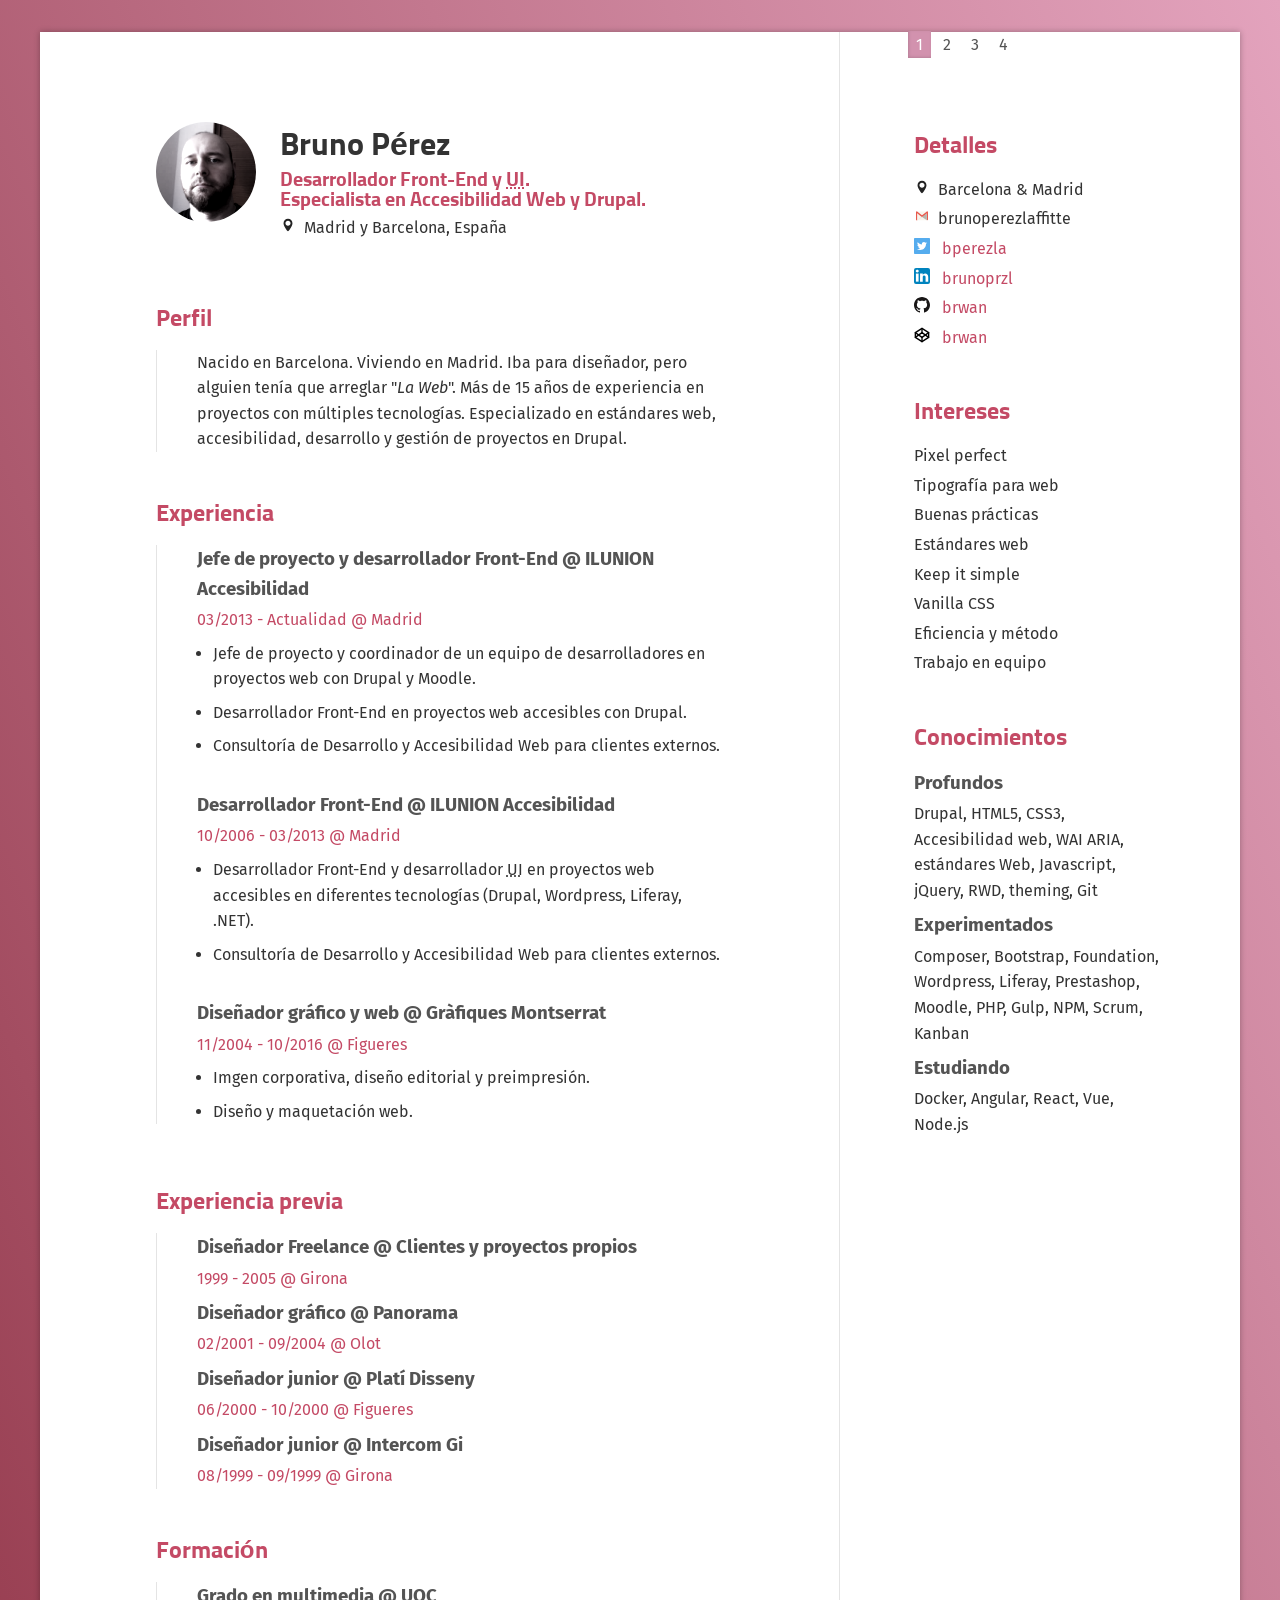
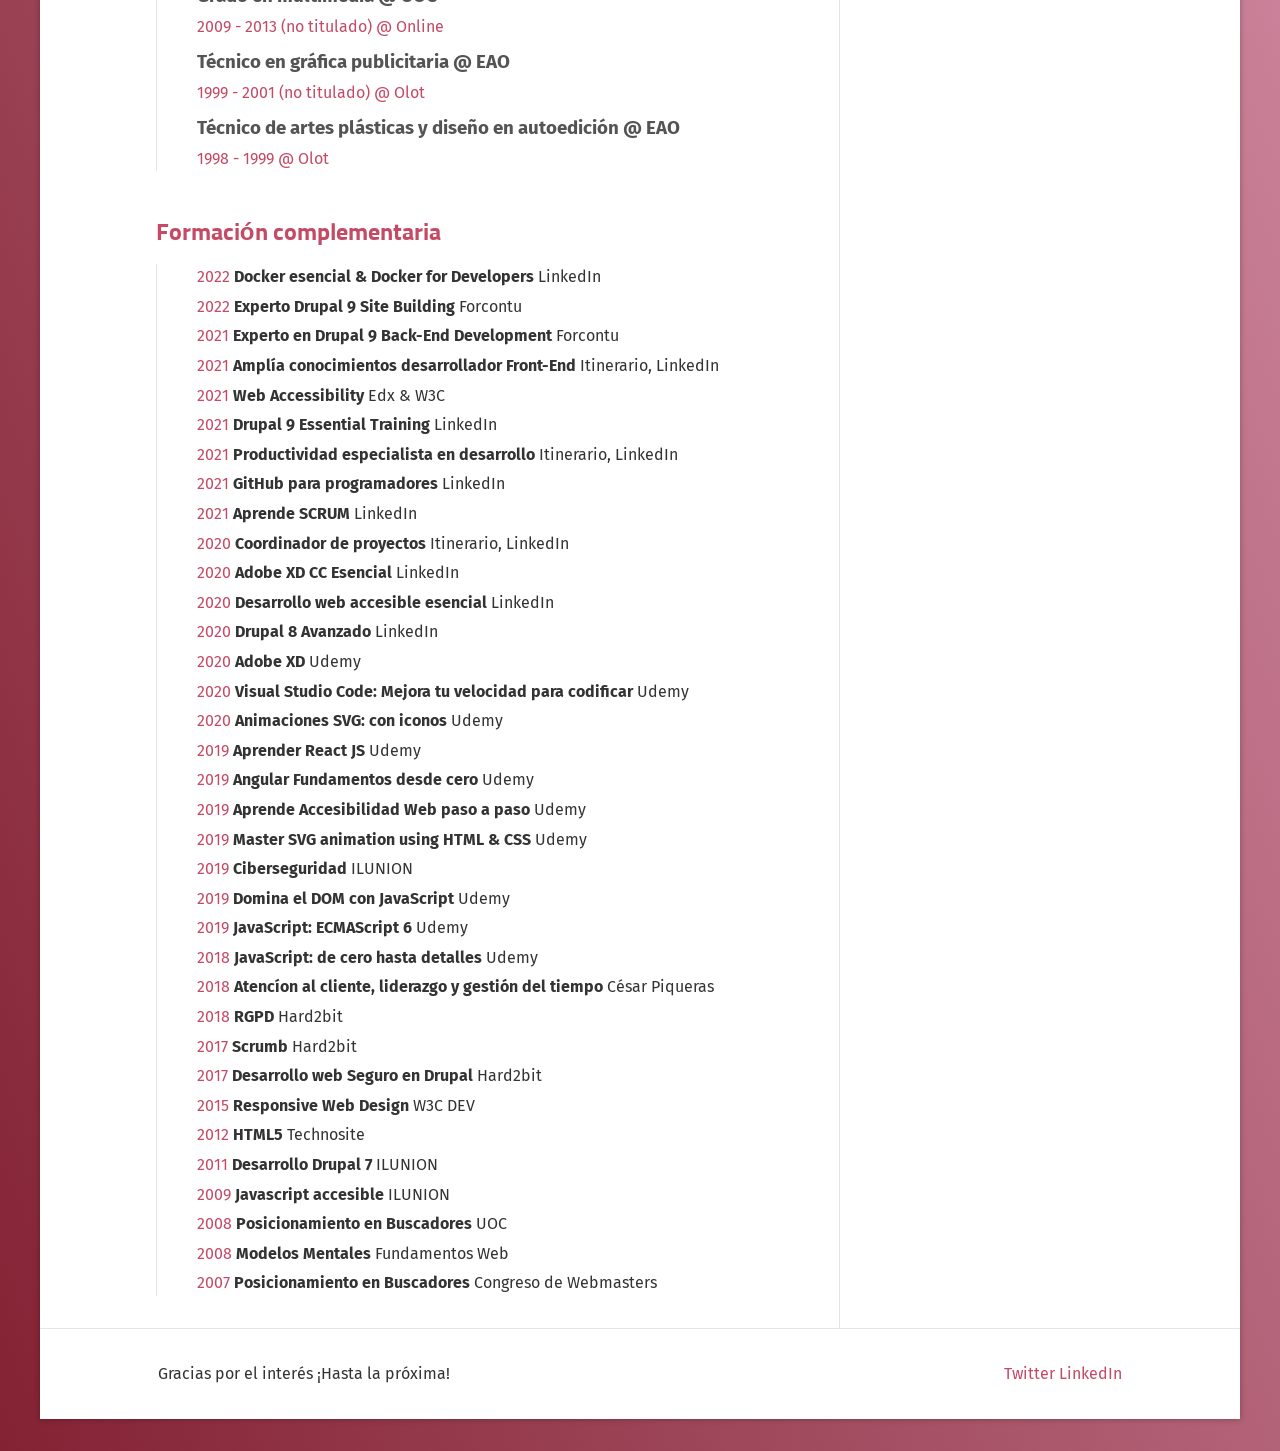
<file: index.html>
<!DOCTYPE html>
<html lang="es">
<head>
<meta http-equiv="content-type" content="text/html; charset=UTF-8"/>
<title>Bruno Pérez. Jefe de proyecto y Desarrollador fontend senior.</title>
<meta name="viewport" content="width=device-width, initial-scale=1">
<meta name="description" content="Currículum Vitae de Bruno Pérez, Jefe de proyecto y Desarrollador fontend senior. Nacido en Barcelona. Viviendo en Madrid. Especializado en Drupal, accesibilidad y buenas prácticas">
<meta name="keywords" content="curriculum,Bruno,Drupal,front-end,developer,designer,resume,Madrid,Barcelona" />
<meta name="author" content="BPL">
<link href="css/brwan01_main.css" rel="stylesheet" media="screen" type="text/css">
<script src="https://code.jquery.com/jquery-1.12.4.min.js"></script>
<script>
function changecss(cssFile, cssLinkIndex) {
    var oldlink = document.getElementsByTagName("link").item(cssLinkIndex);
    $("body").fadeOut( function() {
      // Switch the stylesheet
      var newlink = document.createElement("link");
      newlink.setAttribute("rel", "stylesheet");
      newlink.setAttribute("type", "text/css");
      newlink.setAttribute("href", cssFile);
      document.getElementsByTagName("head").item(0).replaceChild(newlink, oldlink);
      // And then:
      $( this ).fadeIn().focus();
    });
}
</script>
<link rel="shortcut icon" href="/favicon.ico" type="image/x-icon">
<link rel="icon" href="/favicon.ico" type="image/x-icon">
</head>

<body>
  <header>
    <figure><img src="img/bperez_cv.jpg" alt="" /></figure>
    <h1>Bruno Pérez</h1>
    <h2>Desarrollador Front-End y <abbr title="Iterfaz de usuario">UI</abbr>.<br/> Especialista en Accesibilidad Web y Drupal.</h2>
    <p>Madrid y Barcelona, España</p>
  </header>
  <main>
    <section class="profile" aria-labelledby="profile-title">
      <h2 id="profile-title">Perfil</h2>
      <p>Nacido en Barcelona. Viviendo en Madrid. Iba para diseñador, pero alguien tenía que arreglar "<em>La Web</em>". Más de 15 años de experiencia en proyectos con múltiples tecnologías. Especializado en estándares web, accesibilidad, desarrollo y gestión de proyectos en Drupal.</p>
    </section>
    <section class="experience" aria-labelledby="experience-title">
      <h2 id="experiencex-title">Experiencia</h2>
      <ul>
        <li>
          <h3><strong>Jefe de proyecto y desarrollador Front-End</strong> <mark>ILUNION Accesibilidad</mark></h3>
          <p><time datetime="2013-03">03/2013</time> <time datetime="2018">Actualidad</time> <mark>Madrid</mark></p>
          <ul>
            <li>Jefe de proyecto y coordinador de un equipo de desarrolladores en proyectos web con Drupal y Moodle.</li>
            <li>Desarrollador Front-End en proyectos web accesibles con Drupal.</li>
            <li>Consultoría de Desarrollo y Accesibilidad Web para clientes externos.</li>
          </ul>
        </li>
        <li>
          <h3><strong>Desarrollador Front-End</strong> <mark>ILUNION Accesibilidad</mark></h3>
          <p><time datetime="2006-10">10/2006</time> <time datetime="2013-03">03/2013</time> <mark>Madrid</mark></p>
          <ul>
            <li>Desarrollador Front-End y desarrollador <abbr title="Iterfaz de usuario">UI</abbr> en proyectos web accesibles en diferentes tecnologías (Drupal, Wordpress, Liferay, .NET).</li>
            <li>Consultoría de Desarrollo y Accesibilidad Web para clientes externos.</li>
          </ul>
        <li>
          <h3><strong>Diseñador gráfico y web</strong> <mark>Gràfiques Montserrat</mark></h3>
          <p><time datetime="2004-11">11/2004</time> <time datetime="2016-10">10/2016</time>  <mark>Figueres</mark></p>
          <ul>
            <li>Imgen corporativa, diseño editorial y preimpresión.</li>
            <li>Diseño y maquetación web.</li>
          </ul>
        </li>
      </ul>
    </section>
    <section class="experience-extra" aria-labelledby="experiencex-title">
      <h2 id="experiencex-title">Experiencia previa</h2>
      <ul>
        <li>
          <h3><strong>Diseñador Freelance</strong> <mark>Clientes y proyectos propios</mark></h3>
          <p><time datetime="1999">1999</time> <time datetime="2005">2005</time> <mark>Girona</mark></p>
        </li>
        <li>
          <h3><strong>Diseñador gráfico</strong> <mark>Panorama</mark></h3>
          <p><time datetime="2001-02">02/2001</time> <time datetime="2004-09">09/2004</time> <mark>Olot</mark></p>
        </li>
        <li>
          <h3><strong>Diseñador junior</strong> <mark>Platí Disseny</mark></h3>
          <p><time datetime="2000-06">06/2000</time> <time datetime="2000-10">10/2000</time> <mark>Figueres</mark></p>
        </li>
        <li>
          <h3><strong>Diseñador junior</strong> <mark>Intercom Gi</mark></h3>
          <p><time datetime="1999-08">08/1999</time> <time datetime="1999-09">09/1999</time> <mark>Girona</mark></p>
        </li>
      </ul>
    </section>
    <section class="education" aria-labelledby="education-title">
    <h2 id="education-title">Formación</h2>
      <ul>
        <li>
          <h3><strong>Grado en multimedia</strong> <mark>UOC</mark></h3>
          <p><time datetime="2009">2009</time> <time datetime="2013">2013 (no titulado)</time> <mark>Online</mark></p>
        </li>
        <li>
          <h3><strong>Técnico en gráfica publicitaria</strong> <mark>EAO</mark></h3>
          <p><time datetime="1999">1999</time> <time datetime="2001">2001</time> (no titulado) <mark>Olot</mark></p>
        </li>
        <li>
          <h3><strong>Técnico de artes plásticas y diseño en autoedición</strong> <mark>EAO</mark></h3>
          <p><time datetime="1998">1998</time> <time datetime="1999">1999</time>  <mark>Olot</mark></p>
        </li>
      </ul>
    </section>
    <section class="education-extra" aria-labelledby="educationx-title">
      <h2 id="educationx-title">Formación complementaria</h2>
      <ul>
        <li><time datetime="2022">2022</time> <strong>Docker esencial & Docker for Developers</strong> LinkedIn</li>
        <li><time datetime="2022">2022</time> <strong>Experto Drupal 9 Site Building</strong> Forcontu</li>
        <li><time datetime="2021">2021</time> <strong>Experto en Drupal 9 Back-End Development</strong> Forcontu</li>
        <li><time datetime="2021">2021</time> <strong>Amplía conocimientos desarrollador Front-End</strong> Itinerario, LinkedIn</li>
        <li><time datetime="2021">2021</time> <strong>Web Accessibility</strong> Edx & W3C</li>
        <li><time datetime="2021">2021</time> <strong>Drupal 9 Essential Training</strong> LinkedIn</li>
        <li><time datetime="2021">2021</time> <strong>Productividad especialista en desarrollo</strong> Itinerario, LinkedIn</li>
        <li><time datetime="2021">2021</time> <strong>GitHub para programadores</strong> LinkedIn</li>
        <li><time datetime="2021">2021</time> <strong>Aprende SCRUM</strong> LinkedIn</li>
        <li><time datetime="2020">2020</time> <strong>Coordinador de proyectos</strong> Itinerario, LinkedIn</li>
        <li><time datetime="2020">2020</time> <strong>Adobe XD CC Esencial</strong> LinkedIn</li>
        <li><time datetime="2020">2020</time> <strong>Desarrollo web accesible esencial</strong> LinkedIn</li>
        <li><time datetime="2020">2020</time> <strong>Drupal 8 Avanzado</strong> LinkedIn</li>
        <li><time datetime="2020">2020</time> <strong>Adobe XD</strong> Udemy</li>
        <li><time datetime="2020">2020</time> <strong>Visual Studio Code: Mejora tu velocidad para codificar</strong> Udemy</li>
        <li><time datetime="2020">2020</time> <strong>Animaciones SVG: con iconos</strong> Udemy</li>
        <li><time datetime="2019">2019</time> <strong>Aprender React JS</strong> Udemy</li>
        <li><time datetime="2019">2019</time> <strong>Angular Fundamentos desde cero</strong> Udemy</li>
        <li><time datetime="2019">2019</time> <strong>Aprende Accesibilidad Web paso a paso</strong> Udemy</li>
        <li><time datetime="2019">2019</time> <strong>Master SVG animation using HTML & CSS</strong> Udemy</li>
        <li><time datetime="2019">2019</time> <strong>Ciberseguridad</strong> ILUNION</li>
        <li><time datetime="2019">2019</time> <strong>Domina el DOM con JavaScript</strong> Udemy</li>
        <li><time datetime="2019">2019</time> <strong>JavaScript: ECMAScript 6</strong> Udemy</li>
        <li><time datetime="2019">2018</time> <strong>JavaScript: de cero hasta detalles</strong> Udemy</li>
        <li><time datetime="2018">2018</time> <strong>Atencíon al cliente, liderazgo y gestión del tiempo</strong> César Piqueras</li>
        <li><time datetime="2018">2018</time> <strong>RGPD</strong> Hard2bit</li>
        <li><time datetime="2017">2017</time> <strong>Scrumb</strong> Hard2bit</li>
        <li><time datetime="2017">2017</time> <strong>Desarrollo web Seguro en Drupal</strong> Hard2bit</li>
        <li><time datetime="2015">2015</time> <strong>Responsive Web Design</strong> W3C DEV</li>
        <li><time datetime="2012">2012</time> <strong>HTML5</strong> Technosite</li>
        <li><time datetime="2011">2011</time> <strong>Desarrollo Drupal 7</strong> ILUNION</li>
        <li><time datetime="2009">2009</time> <strong>Javascript accesible</strong> ILUNION</li>
        <li><time datetime="2008">2008</time> <strong>Posicionamiento en Buscadores</strong> UOC</li>
        <li><time datetime="2008">2008</time> <strong>Modelos Mentales</strong> Fundamentos Web</li>
        <li><time datetime="2007">2007</time> <strong>Posicionamiento en Buscadores</strong> Congreso de Webmasters</li>
      </ul>
    </section>
  </main>
  <aside>
    <section class="details" aria-labelledby="details-title">
      <h2 id="details-title">Detalles</h2>
      <ul>
        <li class="lc"><span>Barcelona & Madrid</span></li>
        <li class="gm"><span>brunoperezlaffitte</span></li>
        <li class="in"><a href="https://www.linkedin.com/in/bperezla/"><span>En LinkedIn:</span> bperezla</a></li>
        <li class="tw"><a href="https://twitter.com/brunoprzl"><span>En Twitter:</span> brunoprzl</a></li>
        <li class="gh"><a href="https://github.com/brwan"><span>En GitHub:</span> brwan</a></li>
        <li class="cp"><a href="https://codepen.io/brwan/"><span>En CodePen:</span> brwan</a></li>
      </ul>
    </section>
    <section class="interests" aria-labelledby="interests-title">
      <h2 id="interests-title">Intereses</h2>
      <ul>
        <li>Pixel perfect</li>
        <li>Tipografía para web</li>
        <li>Buenas prácticas</li>
        <li>Estándares web</li>
        <li>Keep it simple</li>
        <li>Vanilla CSS</li>
        <li>Eficiencia y método</li>
        <li>Trabajo en equipo</li>
      </ul>
    </section>
    <section class="skills" aria-labelledby="skills-title">
      <h2 id="skills-title">Conocimientos</h2>
      <ul>
        <li>
          <h3>Profundos</h3>
          <p>Drupal, HTML5, CSS3, Accesibilidad web, WAI ARIA, estándares Web, Javascript, jQuery, RWD, theming, Git</p>
        </li>
        <li>
          <h3>Experimentados</h3>
          <p>Composer, Bootstrap, Foundation, Wordpress, Liferay, Prestashop, Moodle, PHP, Gulp, NPM, Scrum, Kanban</p>
        </li>
        <li>
          <h3>Estudiando</h3>
          <p>Docker, Angular, React, Vue, Node.js</p>
        </li>
      </ul>
    </section>
  </aside>
  <footer>
    <p>Gracias por el interés ¡Hasta la próxima!</p>
    <ul>
      <li><a href="https://twitter.com/brunoprzl">Twitter</a></li>
      <li><a href="https://www.linkedin.com/in/bperezla/">LinkedIn</a></li>
    </ul>
    <nav class="styles">
      <h2>Cambiar presentración</h2>
      <ul>
        <li class="main"><a href="#" onclick="changecss('css/brwan01_main.css', 0)" title="inicial">1</a></li>
        <li class="dark"><a href="#" onclick="changecss('css/brwan02_dark.css', 0)" title="inversa">2</a></li>
        <li class="boxs"><a href="#" onclick="changecss('css/brwan03_boxs.css', 0)" title="cajas">3</a></li>
        <li class="alte"><a href="#" onclick="changecss('css/brwan04_alte.css', 0)" title="bloques">4</a></li>
      </ul>
    </nav>
  </footer>
</html>
</file>
<file: css/brwan01_main.css>
@import url('https://fonts.googleapis.com/css?family=Fira+Sans:400,700|Sunflower:300,700');
html{background:linear-gradient(to bottom left, #E3A3BD, #832233);}
body{position:relative;margin:.5rem;padding:0;
  color:#333;background-color:#fff;
  box-shadow:0 0 6px rgba(0,0,0,.3);
  font-size:1em;line-height:1.6;font-family: 'Fira Sans', Arial, Helvetica, sans-serif;
  cursor:default;
}
header, section, footer{padding:1rem;}
footer{border-top:1px solid #e4e4e4;}
@media (min-width: 48em) {
  body{display:grid;grid-template-columns:2fr 1fr;}
  header, section, footer{padding:1rem 14.5%;}
  aside section{padding:1rem 18.6%;}
  footer{padding:2rem 9.819%;}
  header{grid-column:1;border-right:1px solid #e4e4e4;}
  main{grid-column:1;border-right:1px solid #e4e4e4;}
  aside{grid-column:2;grid-row:1 / 5;}
  footer{grid-column:1 / 3;}
}
@media (min-width: 75em) {
  body{max-width:75rem;margin:2rem auto;}
}
/*GENERIC*/
h1, h2{font-family: 'Sunflower', Arial, Helvetica, sans-serif;}
h2{margin:0 0 1rem;color:#C44A65;line-height:1.2;}
h3{color:#545454;}
ul{list-style:none;margin:0 0 1rem;padding:0;}
time + time:before{content:" - ";}
mark{color:inherit;background-color:#fff;}
mark::before{content:"@ ";display:inline;vertical-align:top;}
a{margin:0 -2px;padding:0 2px;color:#C44A65;text-decoration:none;transition:.3s;}
a:visited{color:#757575;transition:.3s;}
a:hover, a:focus{color:#C44A65;text-decoration:underline;transition:.3s;}
a:active{color:#900;transition:.3s;}

::selection{color:#fff;background-color:#C44A65;}
@media (min-width: 48em) {
  ul{padding:0 0 0 2.5rem;}
}

/*HEADER*/
header{padding-top:3rem;padding-bottom:3rem;text-align:center;}
header figure{display:block;width:100px;height:100px;margin:0 auto;border-radius:50%;overflow:hidden;}
header img{width:100%;filter: grayscale(90%) contrast(125%);}
header h1{margin:.5rem 0;font-size:2rem;line-height:1;}
header h2{margin:0 0 .25rem;font-size:1.25rem;line-height:1;}
header p{margin:0;}
header p::before{content:"";display:inline-block;width:16px;height:16px;margin:.2rem .5rem 0 0;background:url(../img/location.svg) no-repeat 50%;background-size:contain;}
@media (min-width: 48em) {
  header{padding-top:5.625rem;text-align:left;}
  header figure{float:left;margin:0 1.5rem 0 0;}
}

section h3{margin:0 0 .15rem;}
section p{margin:0 0 1rem;}
section h3 + p{color:#C44A65;margin:0 0 .5rem;}
main li{margin:0 0 2rem;}
main ul ul{list-style:disc outside;margin-left:1rem;padding:0;}
main ul ul li{margin:0 0 .5rem;}
.experience-extra li,
.education li,
.education-extra li{margin-bottom:.25rem;}
.education-extra time{color:#C44A65;}
.skills h3 + p{color:#333;}
.lc span::before, .gm span::before, .tw a::before, .in a::before, .gh a::before,
.cp a::before{content:"";display:inline-block;width:16px;height:16px;margin:.1rem .5rem 0 0;background:url(../img/gmail.svg) no-repeat 50%;background-size:contain;}
.lc span::before{background-image:url(../img/location.svg);}
.gm span::before{background-image:url(../img/gmail.svg);}
.tw a::before{background-image:url(../img/linkedin.svg);}
.in a::before{background-image:url(../img/twitter.svg);}
.gh a::before{background-image:url(../img/github.svg);}
.cp a::before{background-image:url(../img/codepen.svg);}
aside ul{padding:0;}
aside li{margin:0 0 .25rem;}
.details a > span{position:absolute;top:-999em;left:-999em;clip:rect(0 0 0 0);}
@media (min-width: 48em) {
  main ul{border-left:1px solid #e4e4e4;}
  main ul ul{border-left:0 none;}
  .profile p{padding:0 0 0 2.5rem;border-left:1px solid #e4e4e4;}
  .details{padding-top:6.25rem;}
}

/*FOOTER*/
footer{text-align:center;}
footer p{display:inline-block;margin:0;}
footer li{display:inline-block;margin:0;}
@media (min-width: 48em) {
  footer{text-align:left;}
  footer ul{float:right;margin:0;}
}

/*NAV*/
nav{position:absolute;right:0;top:0;padding:0;text-align:center;transition:.3s;}
nav h2{position:absolute;top:-999em;left:-999em;display:none;width:10rem;color:#757575;font-size:.875rem;text-align:left;transition:.3s;}
nav:hover h2, nav:focus h2{display:block;transition:.3s;}
nav a{position:relative;padding:.25rem .5rem;margin:0;color:#545454;text-decoration:none;text-align:center;transition:.3s;}
nav a:hover, nav a:focus{color:#C44A65;background-color:#f3f3f3;transition:.3s;outline:none;text-decoration:none;}
nav a::after{content:"Presentación: " attr(title);position:absolute;top:136%;right:5px;display:none;width:8rem;padding:.25rem .15rem;color:#fff;background-color:#C44A65;box-shadow:2px 2px 6px rgba(0,0,0,.3);font-size:.75rem;transition:.3s;}
nav a::before{content:"";position:absolute;top:100%;right:25%;display:none;width:0;border:5px solid #333;border-color:transparent transparent #C44A65;}
nav a:hover::before, nav a:focus::before,
nav a:hover::after, nav a:focus::after{display:block;transition:.3s;}
nav .main a{color:#fff;background-color:#D292AE;box-shadow:inset 1px -1px 3px rgba(0,0,0,.13);}
nav .main a:hover, nav .main a:focus{color:#fff;background-color:#C44A65;box-shadow:inset 2px -2px 4px rgba(0,0,0,.3);}
nav a:visited{color:inherit;}
@media (min-width: 48em) {
  nav{left:69%;right:auto;}
  nav a::after{right:-3.5rem;}
}
</file>
